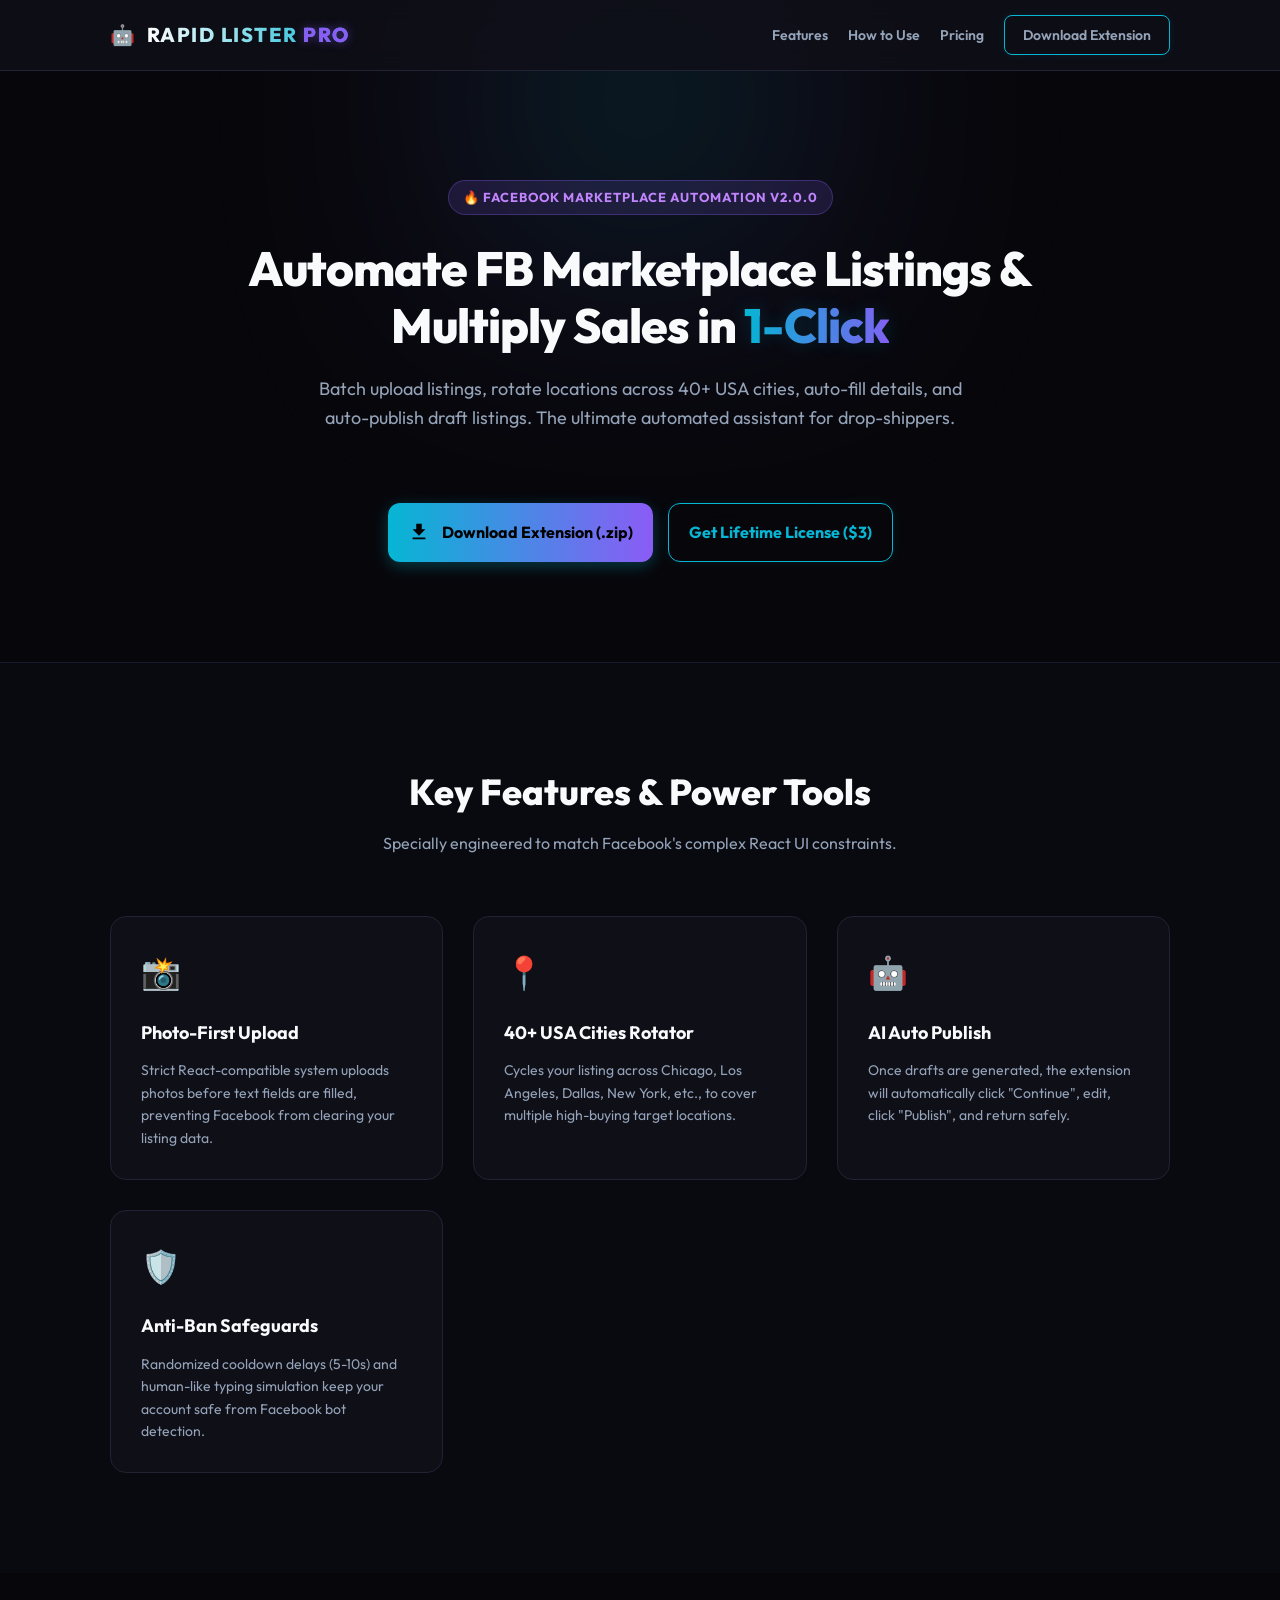
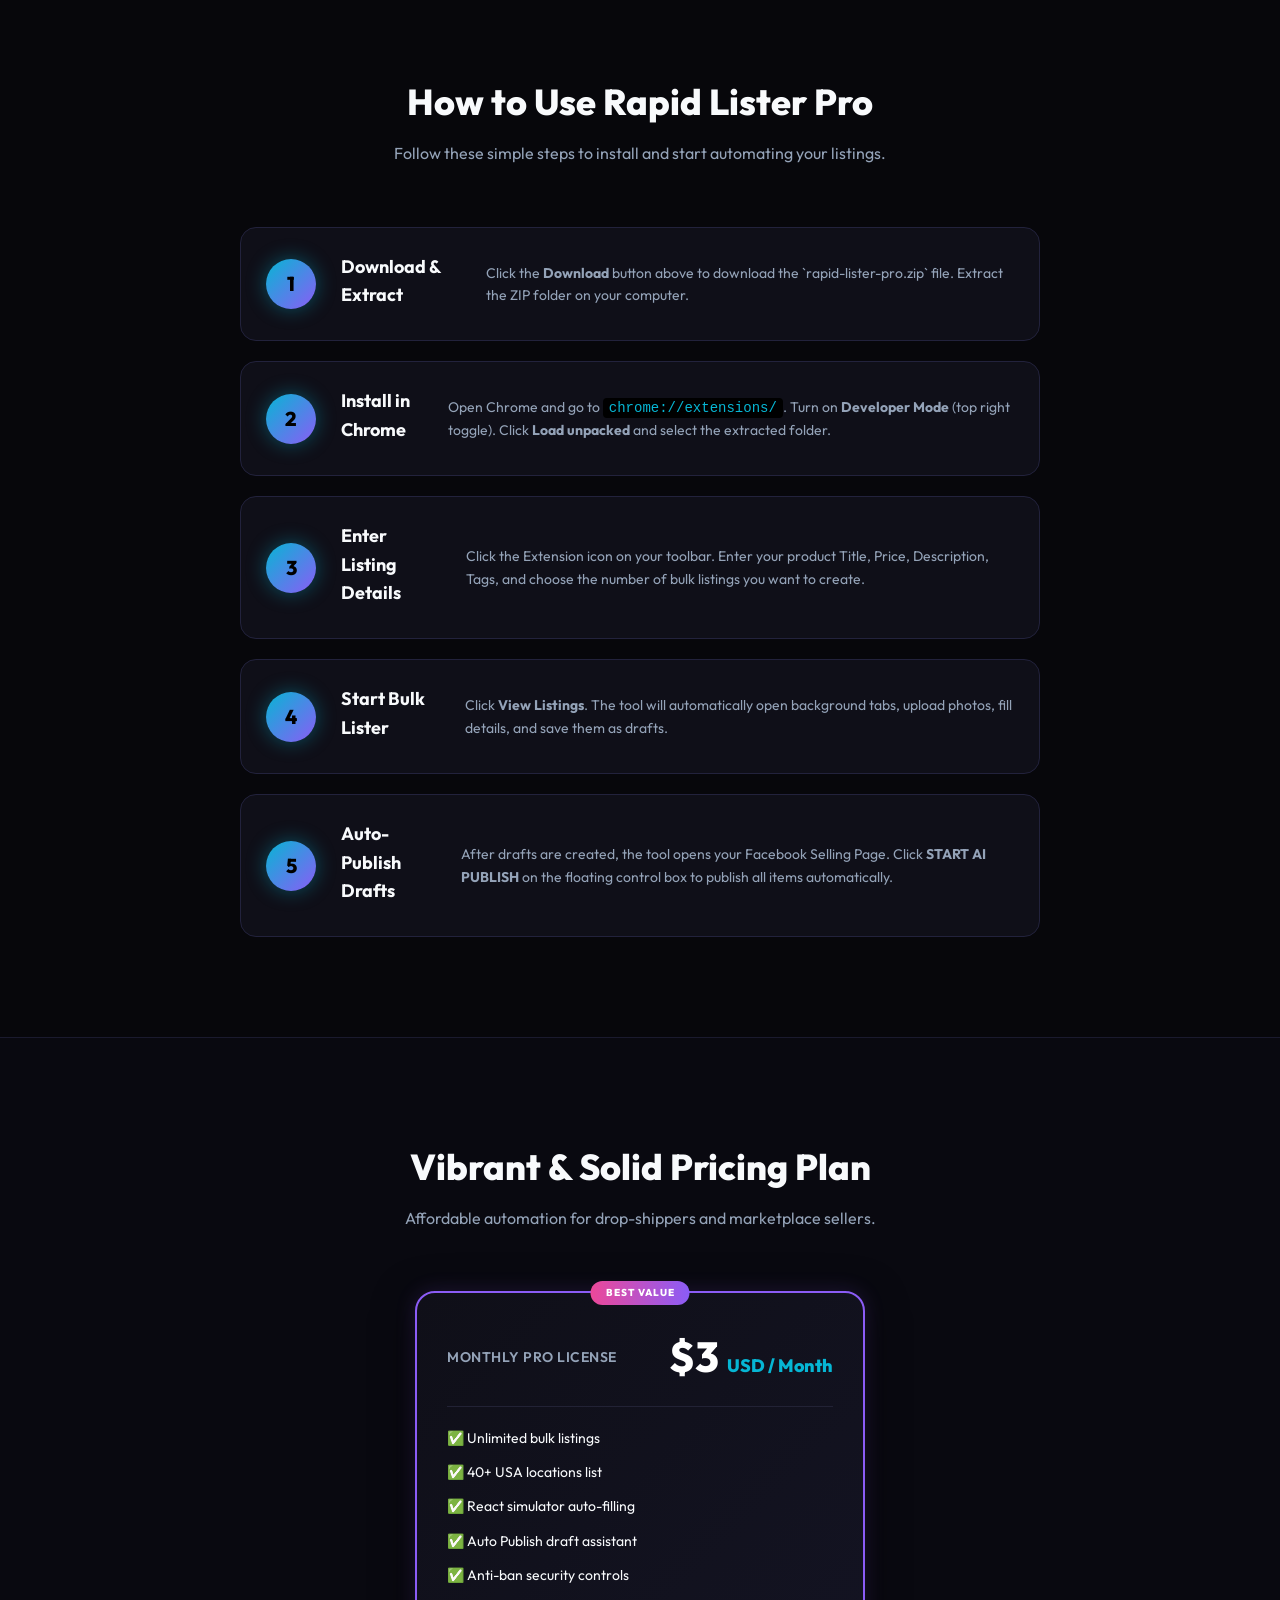
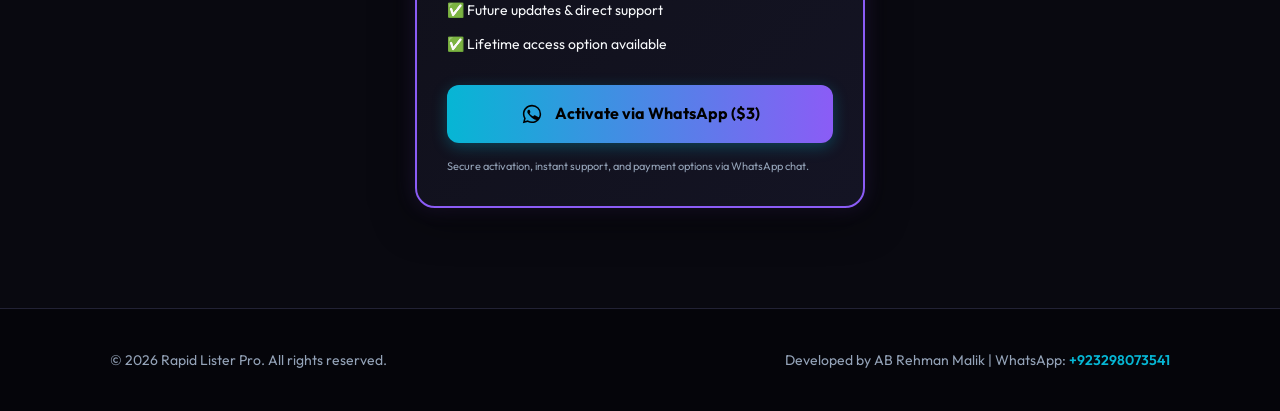
<file: index.html>
<!DOCTYPE html>
<html lang="en">
<head>
  <meta charset="UTF-8">
  <meta name="viewport" content="width=device-width, initial-scale=1.0">
  <title>Rapid Lister Pro - Facebook Marketplace Automation & Bulk Lister</title>
  <link rel="stylesheet" href="style.css">
  <link href="https://fonts.googleapis.com/css2?family=Outfit:wght@300;400;600;700;800&display=swap" rel="stylesheet">
</head>
<body>
  <!-- Navbar -->
  <nav class="navbar">
    <div class="nav-container">
      <div class="logo">
        <span class="logo-icon">🤖</span>
        <span class="logo-text">RAPID LISTER <span class="highlight">PRO</span></span>
      </div>
      <div class="nav-links">
        <a href="#features">Features</a>
        <a href="#how-to-use">How to Use</a>
        <a href="#pricing">Pricing</a>
        <a href="rapid-lister-pro.zip" download class="nav-btn">Download Extension</a>
      </div>
    </div>
  </nav>

  <!-- Hero Section -->
  <header class="hero">
    <div class="hero-glow"></div>
    <div class="container hero-content">
      <span class="badge">🔥 Facebook Marketplace Automation v2.0.0</span>
      <h1 class="hero-title">Automate FB Marketplace Listings & Multiply Sales in <span class="neon-text">1-Click</span></h1>
      <p class="hero-subtitle">Batch upload listings, rotate locations across 40+ USA cities, auto-fill details, and auto-publish draft listings. The ultimate automated assistant for drop-shippers.</p>
      
      <div class="hero-buttons">
        <a href="rapid-lister-pro.zip" download class="cta-btn btn-gradient">
          <svg viewBox="0 0 24 24" class="btn-icon"><path fill="currentColor" d="M5 20h14v-2H5v2zM19 9h-4V3H9v6H5l7 7 7-7z"/></svg>
          Download Extension (.zip)
        </a>
        <a href="https://wa.me/923298073541?text=Hi,%20I%20want%20to%20buy%20Rapid%20Lister%20Pro%20extension%20license." target="_blank" class="cta-btn btn-outline-cyan">
          Get Lifetime License ($3)
        </a>
      </div>
    </div>
  </header>

  <!-- Features Section -->
  <section id="features" class="features">
    <div class="container">
      <h2 class="section-title">Key Features & Power Tools</h2>
      <p class="section-subtitle">Specially engineered to match Facebook's complex React UI constraints.</p>
      
      <div class="grid">
        <div class="card">
          <div class="card-icon">📸</div>
          <h3>Photo-First Upload</h3>
          <p>Strict React-compatible system uploads photos before text fields are filled, preventing Facebook from clearing your listing data.</p>
        </div>
        <div class="card">
          <div class="card-icon">📍</div>
          <h3>40+ USA Cities Rotator</h3>
          <p>Cycles your listing across Chicago, Los Angeles, Dallas, New York, etc., to cover multiple high-buying target locations.</p>
        </div>
        <div class="card">
          <div class="card-icon">🤖</div>
          <h3>AI Auto Publish</h3>
          <p>Once drafts are generated, the extension will automatically click "Continue", edit, click "Publish", and return safely.</p>
        </div>
        <div class="card">
          <div class="card-icon">🛡️</div>
          <h3>Anti-Ban Safeguards</h3>
          <p>Randomized cooldown delays (5-10s) and human-like typing simulation keep your account safe from Facebook bot detection.</p>
        </div>
      </div>
    </div>
  </section>

  <!-- How to Use Section -->
  <section id="how-to-use" class="how-to-use">
    <div class="container">
      <h2 class="section-title">How to Use Rapid Lister Pro</h2>
      <p class="section-subtitle">Follow these simple steps to install and start automating your listings.</p>
      
      <div class="steps-timeline">
        <div class="step-card">
          <div class="step-num">1</div>
          <h3>Download & Extract</h3>
          <p>Click the <strong>Download</strong> button above to download the `rapid-lister-pro.zip` file. Extract the ZIP folder on your computer.</p>
        </div>
        
        <div class="step-card">
          <div class="step-num">2</div>
          <h3>Install in Chrome</h3>
          <p>Open Chrome and go to <code>chrome://extensions/</code>. Turn on <strong>Developer Mode</strong> (top right toggle). Click <strong>Load unpacked</strong> and select the extracted folder.</p>
        </div>
        
        <div class="step-card">
          <div class="step-num">3</div>
          <h3>Enter Listing Details</h3>
          <p>Click the Extension icon on your toolbar. Enter your product Title, Price, Description, Tags, and choose the number of bulk listings you want to create.</p>
        </div>
        
        <div class="step-card">
          <div class="step-num">4</div>
          <h3>Start Bulk Lister</h3>
          <p>Click <strong>View Listings</strong>. The tool will automatically open background tabs, upload photos, fill details, and save them as drafts.</p>
        </div>

        <div class="step-card">
          <div class="step-num">5</div>
          <h3>Auto-Publish Drafts</h3>
          <p>After drafts are created, the tool opens your Facebook Selling Page. Click <strong>START AI PUBLISH</strong> on the floating control box to publish all items automatically.</p>
        </div>
      </div>
    </div>
  </section>

  <!-- Pricing Section -->
  <section id="pricing" class="pricing">
    <div class="container">
      <h2 class="section-title">Vibrant & Solid Pricing Plan</h2>
      <p class="section-subtitle">Affordable automation for drop-shippers and marketplace sellers.</p>
      
      <div class="pricing-card-wrapper">
        <div class="price-card">
          <span class="popular-badge">BEST VALUE</span>
          <div class="price-header">
            <span class="price-label">Monthly Pro License</span>
            <div class="price-amount">$3 <span class="usd">USD / Month</span></div>
          </div>
          <ul class="price-features">
            <li>✅ Unlimited bulk listings</li>
            <li>✅ 40+ USA locations list</li>
            <li>✅ React simulator auto-filling</li>
            <li>✅ Auto Publish draft assistant</li>
            <li>✅ Anti-ban security controls</li>
            <li>✅ Future updates & direct support</li>
            <li>✅ Lifetime access option available</li>
          </ul>
          <a href="https://wa.me/923298073541?text=Hi,%20I%20want%20to%20buy%20Rapid%20Lister%20Pro%20extension%20for%20$3%20per%20month." target="_blank" class="cta-btn btn-gradient">
            <svg viewBox="0 0 24 24" class="btn-icon"><path fill="currentColor" d="M12.012 2c-5.506 0-9.989 4.478-9.99 9.984a9.96 9.96 0 0 0 1.333 4.993L2 22l5.233-1.371a9.936 9.936 0 0 0 4.773 1.226h.004c5.508 0 9.99-4.478 9.99-9.985a9.97 9.97 0 0 0-9.992-9.87M12.013 20.19a8.26 8.26 0 0 1-4.22-1.163l-.303-.18-3.137.82.835-3.059-.197-.314a8.267 8.267 0 0 1-1.267-4.309c.002-4.567 3.72-8.281 8.288-8.281 2.21 0 4.288.86 5.85 2.423a8.196 8.196 0 0 1 2.43 5.864c0 4.568-3.719 8.281-8.284 8.299m4.536-6.19c-.248-.124-1.47-.724-1.697-.807-.228-.083-.393-.124-.559.124-.166.248-.641.807-.786.972-.145.166-.29.186-.539.062a6.786 6.786 0 0 1-1.997-1.233c-.776-.692-1.3-1.547-1.452-1.81-.153-.263-.016-.405.108-.528.111-.112.248-.29.373-.435.124-.145.166-.248.248-.414.083-.166.04-.31-.02-.435-.062-.124-.559-1.347-.766-1.844-.202-.487-.406-.42-.559-.428-.145-.008-.31-.01-.476-.01a.916.916 0 0 0-.663.31c-.228.248-.87.849-.87 2.071 0 1.22 1.258 2.44 1.453 2.702.197.263 2.448 3.738 5.93 5.244.827.358 1.473.57 1.977.73.832.264 1.589.227 2.188.138.667-.1 1.47-.6 1.677-1.18.207-.58.207-1.077.145-1.18-.062-.104-.228-.166-.476-.29"/></svg>
            Activate via WhatsApp ($3)
          </a>
          <p class="payment-note">Secure activation, instant support, and payment options via WhatsApp chat.</p>
        </div>
      </div>
    </div>
  </section>

  <!-- Footer -->
  <footer class="footer">
    <div class="container footer-content">
      <p>&copy; 2026 Rapid Lister Pro. All rights reserved.</p>
      <p>Developed by <span class="highlight">AB Rehman Malik</span> | WhatsApp: <a href="https://wa.me/923298073541" target="_blank" class="link">+923298073541</a></p>
    </div>
  </footer>
</body>
</html>
</file>
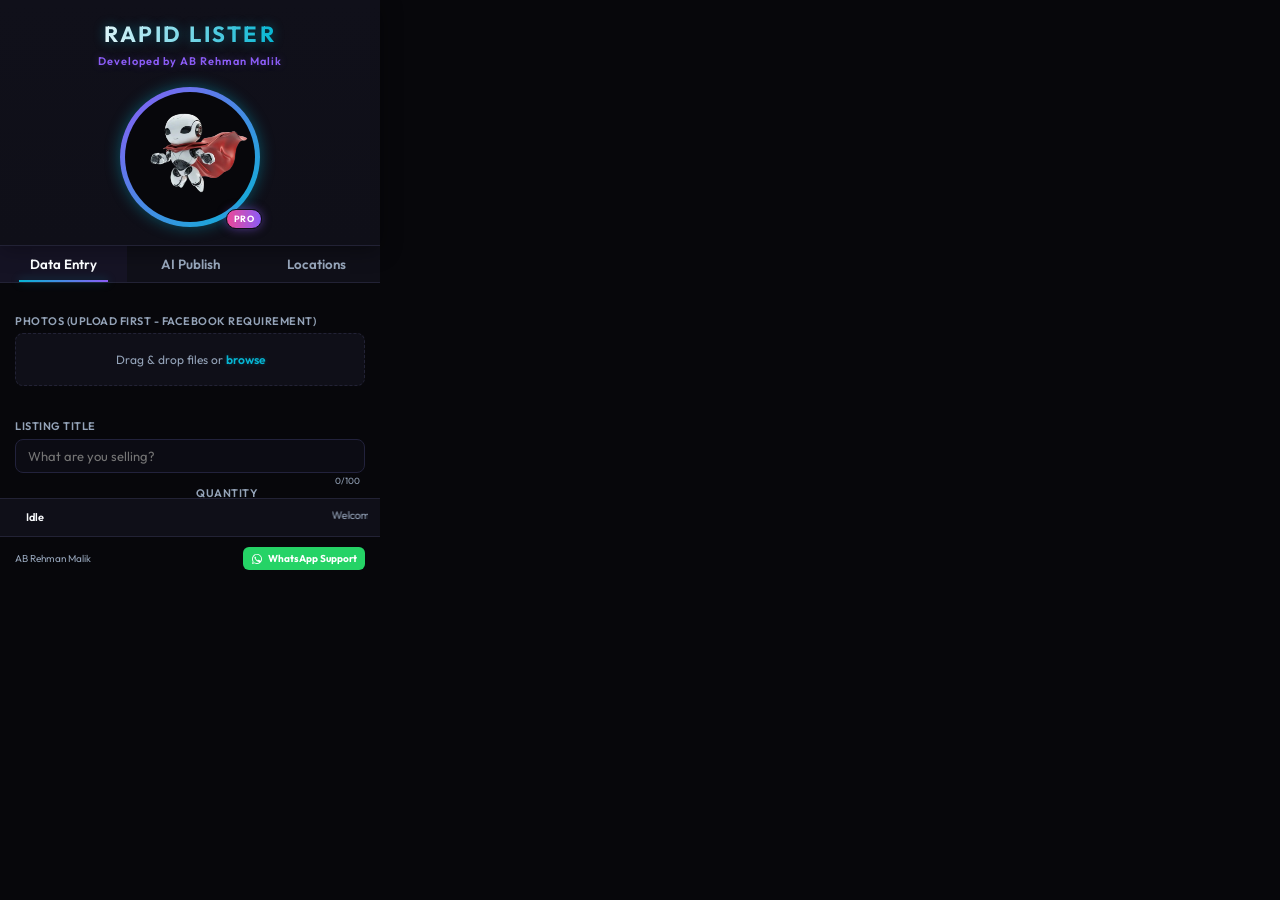
<file: popup.html>
<!DOCTYPE html>
<html lang="en">
<head>
  <meta charset="UTF-8">
  <meta name="viewport" content="width=device-width, initial-scale=1.0">
  <title>Rapid Lister Pro</title>
  <link rel="stylesheet" href="styles.css">
  <link href="https://fonts.googleapis.com/css2?family=Outfit:wght@300;400;600;700&display=swap" rel="stylesheet">
</head>
<body>
  <div class="extension-container">
    <!-- Brand Header -->
    <header class="brand-header">
      <div class="brand-text">
        <h1 class="brand-title">RAPID LISTER</h1>
        <p class="brand-subtitle">Developed by AB Rehman Malik</p>
      </div>
      <div class="avatar-container">
        <div class="avatar-ring">
          <img src="icon.png" alt="Logo" class="avatar-image">
        </div>
        <span class="pro-badge">PRO</span>
      </div>
    </header>

    <!-- Tabs Navigation -->
    <nav class="tabs-nav">
      <button class="tab-btn active" data-tab="data-entry">Data Entry</button>
      <button class="tab-btn" data-tab="ai-publish">AI Publish</button>
      <button class="tab-btn" data-tab="locations">Locations</button>
    </nav>

    <!-- Tab Contents -->
    <main class="tab-content-container">
      <!-- Data Entry Tab -->
      <section id="data-entry" class="tab-pane active">
        <!-- Image Upload Section -->
        <div class="form-group">
          <label>Photos (Upload first - Facebook Requirement)</label>
          <div class="drop-zone" id="image-dropzone">
            <span class="drop-zone-text">Drag & drop files or <span class="highlight">browse</span></span>
            <input type="file" id="image-input" multiple accept="image/*" class="file-input">
          </div>
          <div class="preview-grid" id="image-preview-grid"></div>
        </div>

        <div class="form-group">
          <label for="listing-title">Listing Title</label>
          <input type="text" id="listing-title" placeholder="What are you selling?" maxlength="100">
          <div class="char-count"><span id="title-char-count">0</span>/100</div>
        </div>

        <div class="form-row">
          <div class="form-group col">
            <label for="listing-price">Price</label>
            <div class="price-input-wrapper">
              <span class="currency-symbol">$</span>
              <input type="number" id="listing-price" placeholder="0">
            </div>
          </div>
          <div class="form-group col">
            <label for="listing-quantity">Quantity</label>
            <input type="number" id="listing-quantity" placeholder="1" min="1" value="1">
          </div>
        </div>

        <div class="form-group">
          <label for="listing-category">Category</label>
          <select id="listing-category">
            <option value="">Select Category</option>
            <option value="Tools">Tools</option>
            <option value="Furniture">Furniture</option>
            <option value="Household">Household</option>
            <option value="Garden">Garden</option>
            <option value="Appliances">Appliances</option>
            <option value="Video Games">Video Games</option>
            <option value="Books, Movies & Music">Books, Movies & Music</option>
            <option value="Bags & Luggage">Bags & Luggage</option>
            <option value="Clothing & Shoes">Clothing & Shoes</option>
            <option value="Jewelry & Accessories">Jewelry & Accessories</option>
            <option value="Health & Beauty">Health & Beauty</option>
            <option value="Pet Supplies">Pet Supplies</option>
            <option value="Baby & Kids">Baby & Kids</option>
            <option value="Toys & Games">Toys & Games</option>
            <option value="Electronics & Computers">Electronics & Computers</option>
            <option value="Mobile Phones">Mobile Phones</option>
            <option value="Bicycles">Bicycles</option>
            <option value="Auto Parts">Auto Parts</option>
            <option value="Sports & Outdoors">Sports & Outdoors</option>
            <option value="Musical Instruments">Musical Instruments</option>
            <option value="Antiques & Collectibles">Antiques & Collectibles</option>
            <option value="Garage Sale">Garage Sale</option>
            <option value="Miscellaneous">Miscellaneous</option>
          </select>
        </div>

        <div class="form-row">
          <div class="form-group col">
            <label for="listing-condition">Condition</label>
            <select id="listing-condition">
              <option value="New">New</option>
              <option value="Used - Like New">Used - Like New</option>
              <option value="Used - Very Good">Used - Very Good</option>
              <option value="Used - Good">Used - Good</option>
              <option value="Used - Fair">Used - Fair</option>
            </select>
          </div>
          <div class="form-group col">
            <label for="listing-availability">Availability</label>
            <select id="listing-availability">
              <option value="List as single item">List as single item</option>
              <option value="List as in stock">List as in stock</option>
            </select>
          </div>
        </div>

        <div class="form-group">
          <label for="listing-description">Description</label>
          <textarea id="listing-description" placeholder="Describe your item details..." maxlength="5000"></textarea>
          <div class="char-count"><span id="desc-char-count">0</span>/5000</div>
        </div>

        <div class="form-group">
          <label for="listing-tags">Product Tags (comma separated)</label>
          <input type="text" id="listing-tags" placeholder="e.g. vintage, electronics, wooden">
        </div>

        <div class="form-group">
          <label for="num-listings">Number of Listings (Batch system)</label>
          <input type="number" id="num-listings" value="1" min="1" max="100">
        </div>

        <div class="action-buttons">
          <button id="save-data-btn" class="btn btn-gradient">Store Details</button>
          <button id="start-listing-btn" class="btn btn-outline-cyan">View Listings</button>
          <button id="clear-all-btn" class="btn btn-outline-red">Reset Form</button>
        </div>
      </section>

      <!-- AI Publish Tab -->
      <section id="ai-publish" class="tab-pane">
        <div class="pane-header">
          <h3>AI Auto Publish</h3>
          <span class="ai-badge">🤖 AI</span>
        </div>
        <p class="section-desc">Automatically detect &amp; publish ALL your saved Facebook Marketplace drafts in the background — no tab switching needed!</p>

        <!-- Status Box -->
        <div class="ai-status-box">
          <span class="ai-status-label">Status:</span>
          <span id="popup-status-text">Idle — click Start to begin</span>
        </div>

        <!-- Progress Bar -->
        <div class="ai-progress-wrap">
          <div class="ai-progress-labels">
            <span>Published</span>
            <span id="popup-progress-counter">0 / 0</span>
          </div>
          <div class="ai-progress-track">
            <div id="popup-progress-bar"></div>
          </div>
        </div>

        <!-- Buttons -->
        <div class="action-buttons" style="margin-top: 16px;">
          <button id="start-ai-publish-btn" class="btn btn-gradient">▶&nbsp; Start AI Publish</button>
          <button id="stop-ai-publish-btn" class="btn btn-outline-red">■&nbsp; Stop</button>
        </div>

        <!-- Info Box -->
        <div class="ai-info-box">
          <p>ℹ️ The extension will open each draft in the background, click <strong>Next</strong> then <strong>Publish</strong> automatically. Make sure you have saved drafts on Facebook Marketplace first.</p>
        </div>
      </section>

      <!-- Locations Tab -->
      <section id="locations" class="tab-pane">
        <h3>Bulk Location Rotation</h3>
        <p class="section-desc">Enter locations (one per line) to cycle through during listing.</p>
        <div class="form-group">
          <label for="custom-locations-text">Rotating Locations List (One per line)</label>
          <textarea id="custom-locations-text" placeholder="e.g.&#10;New York, NY&#10;Los Angeles, CA&#10;Chicago, IL" style="width: 100%; height: 180px; background: #0f0f18; border: 1px solid #1e1e30; color: #f1f5f9; padding: 10px; border-radius: 8px; font-family: inherit; resize: vertical;"></textarea>
        </div>
        <button id="save-locations-btn" class="btn btn-gradient" style="width: 100%;">Save Locations List</button>
      </section>
    </main>

    <!-- Status Bar -->
    <div class="status-bar">
      <div class="status-indicator">
        <span class="pulsing-dot" id="status-dot"></span>
        <span id="status-text">Idle</span>
      </div>
      <div class="status-message-wrapper">
        <marquee scrollamount="3" id="status-msg">Welcome to Rapid Lister Pro v2.0.0. Enter details to begin.</marquee>
      </div>
    </div>

    <!-- Footer -->
    <footer class="footer">
      <div class="footer-dev">AB Rehman Malik</div>
      <a href="https://wa.me/923298073541" target="_blank" class="whatsapp-btn">
        <svg viewBox="0 0 24 24" class="whatsapp-icon"><path fill="currentColor" d="M12.012 2c-5.506 0-9.989 4.478-9.99 9.984a9.96 9.96 0 0 0 1.333 4.993L2 22l5.233-1.371a9.936 9.936 0 0 0 4.773 1.226h.004c5.508 0 9.99-4.478 9.99-9.985a9.97 9.97 0 0 0-9.992-9.87M12.013 20.19a8.26 8.26 0 0 1-4.22-1.163l-.303-.18-3.137.82.835-3.059-.197-.314a8.267 8.267 0 0 1-1.267-4.309c.002-4.567 3.72-8.281 8.288-8.281 2.21 0 4.288.86 5.85 2.423a8.196 8.196 0 0 1 2.43 5.864c0 4.568-3.719 8.281-8.284 8.299m4.536-6.19c-.248-.124-1.47-.724-1.697-.807-.228-.083-.393-.124-.559.124-.166.248-.641.807-.786.972-.145.166-.29.186-.539.062a6.786 6.786 0 0 1-1.997-1.233c-.776-.692-1.3-1.547-1.452-1.81-.153-.263-.016-.405.108-.528.111-.112.248-.29.373-.435.124-.145.166-.248.248-.414.083-.166.04-.31-.02-.435-.062-.124-.559-1.347-.766-1.844-.202-.487-.406-.42-.559-.428-.145-.008-.31-.01-.476-.01a.916.916 0 0 0-.663.31c-.228.248-.87.849-.87 2.071 0 1.22 1.258 2.44 1.453 2.702.197.263 2.448 3.738 5.93 5.244.827.358 1.473.57 1.977.73.832.264 1.589.227 2.188.138.667-.1 1.47-.6 1.677-1.18.207-.58.207-1.077.145-1.18-.062-.104-.228-.166-.476-.29"/></svg>
        WhatsApp Support
      </a>
    </footer>
  </div>

  <script src="popup.js"></script>
</body>
</html>
</file>
<file: style.css>
/* Theme Settings */
:root {
  --bg-dark: #07070b;
  --bg-card: #0f0f18;
  --bg-input: #151522;
  --text-primary: #f8fafc;
  --text-muted: #94a3b8;
  --neon-violet: #8b5cf6;
  --neon-cyan: #06b6d4;
  --neon-cyan-glow: 0 0 20px rgba(6, 182, 212, 0.4);
}

* {
  box-sizing: border-box;
  margin: 0;
  padding: 0;
}

body {
  background-color: var(--bg-dark);
  color: var(--text-primary);
  font-family: 'Outfit', sans-serif;
  line-height: 1.6;
  overflow-x: hidden;
}

.container {
  max-width: 1100px;
  margin: 0 auto;
  padding: 0 20px;
}

/* Navbar */
.navbar {
  background-color: rgba(15, 15, 24, 0.8);
  backdrop-filter: blur(12px);
  border-bottom: 1px solid #222235;
  position: fixed;
  top: 0;
  left: 0;
  width: 100%;
  z-index: 1000;
  padding: 15px 0;
}

.nav-container {
  display: flex;
  justify-content: space-between;
  align-items: center;
  max-width: 1100px;
  margin: 0 auto;
  padding: 0 20px;
}

.logo {
  display: flex;
  align-items: center;
  gap: 10px;
  font-size: 20px;
  font-weight: 800;
  letter-spacing: 1.5px;
}

.logo-text {
  background: linear-gradient(90deg, #fff, var(--neon-cyan));
  -webkit-background-clip: text;
  -webkit-text-fill-color: transparent;
}

.logo .highlight {
  color: var(--neon-violet);
  -webkit-text-fill-color: initial;
  text-shadow: 0 0 10px rgba(139, 92, 246, 0.5);
}

.nav-btn {
  background: transparent;
  border: 1px solid var(--neon-cyan);
  color: var(--neon-cyan);
  padding: 8px 18px;
  border-radius: 8px;
  text-decoration: none;
  font-weight: 600;
  font-size: 14px;
  transition: all 0.3s ease;
  box-shadow: 0 0 10px rgba(6, 182, 212, 0.1);
}

.nav-btn:hover {
  background-color: var(--neon-cyan);
  color: #000;
  box-shadow: var(--neon-cyan-glow);
}

/* Hero Section */
.hero {
  position: relative;
  padding: 180px 0 100px;
  overflow: hidden;
  text-align: center;
}

.hero-glow {
  position: absolute;
  top: -200px;
  left: 50%;
  transform: translateX(-50%);
  width: 600px;
  height: 600px;
  background: radial-gradient(circle, rgba(6, 182, 212, 0.15) 0%, rgba(139, 92, 246, 0.05) 50%, transparent 100%);
  z-index: 0;
  filter: blur(80px);
}

.hero-content {
  position: relative;
  z-index: 1;
  display: flex;
  flex-direction: column;
  align-items: center;
}

.badge {
  font-size: 13px;
  font-weight: 700;
  background: rgba(139, 92, 246, 0.15);
  border: 1px solid rgba(139, 92, 246, 0.3);
  color: #c084fc;
  padding: 6px 14px;
  border-radius: 50px;
  margin-bottom: 25px;
  display: inline-block;
  text-transform: uppercase;
  letter-spacing: 1px;
}

.hero-title {
  font-size: 48px;
  font-weight: 800;
  line-height: 1.2;
  letter-spacing: -1px;
  margin-bottom: 20px;
  max-width: 800px;
}

.neon-text {
  background: linear-gradient(90deg, var(--neon-cyan), var(--neon-violet));
  -webkit-background-clip: text;
  -webkit-text-fill-color: transparent;
  text-shadow: 0 0 20px rgba(6, 182, 212, 0.2);
}

.hero-subtitle {
  font-size: 18px;
  color: var(--text-muted);
  max-width: 650px;
  margin-bottom: 40px;
}

/* Price Card */
.price-card {
  background: linear-gradient(135deg, var(--bg-card), #141424);
  border: 2px solid var(--neon-cyan);
  border-radius: 20px;
  padding: 30px;
  max-width: 450px;
  width: 100%;
  box-shadow: 0 10px 40px rgba(0, 0, 0, 0.5), var(--neon-cyan-glow);
}

.price-header {
  display: flex;
  justify-content: space-between;
  align-items: center;
  margin-bottom: 20px;
  border-bottom: 1px solid #222235;
  padding-bottom: 15px;
}

.price-label {
  font-size: 14px;
  color: var(--text-muted);
  font-weight: 600;
  text-transform: uppercase;
  letter-spacing: 0.5px;
}

.price-amount {
  font-size: 42px;
  font-weight: 800;
  color: #fff;
}

.price-amount .usd {
  font-size: 18px;
  color: var(--neon-cyan);
}

.cta-btn {
  display: flex;
  align-items: center;
  justify-content: center;
  gap: 12px;
  padding: 16px 20px;
  border-radius: 12px;
  font-weight: 700;
  text-decoration: none;
  font-size: 16px;
  transition: all 0.3s ease;
  cursor: pointer;
}

.btn-gradient {
  background: linear-gradient(90deg, var(--neon-cyan), var(--neon-violet));
  color: #000;
  box-shadow: 0 4px 15px rgba(6, 182, 212, 0.3);
}

.btn-gradient:hover {
  transform: translateY(-2px);
  box-shadow: 0 6px 20px rgba(139, 92, 246, 0.5);
}

.btn-icon {
  width: 22px;
  height: 22px;
}

.payment-note {
  font-size: 11px;
  color: var(--text-muted);
  margin-top: 15px;
}

/* Features Section */
.features {
  padding: 100px 0;
  background-color: #090910;
  border-top: 1px solid #1a1a2e;
}

.section-title {
  font-size: 36px;
  font-weight: 800;
  text-align: center;
  margin-bottom: 10px;
}

.section-subtitle {
  font-size: 16px;
  color: var(--text-muted);
  text-align: center;
  margin-bottom: 60px;
}

.grid {
  display: grid;
  grid-template-columns: repeat(auto-fit, minmax(250px, 1fr));
  gap: 30px;
}

.card {
  background-color: var(--bg-card);
  border: 1px solid #222235;
  border-radius: 16px;
  padding: 30px;
  transition: all 0.3s ease;
}

.card:hover {
  transform: translateY(-5px);
  border-color: var(--neon-cyan);
  box-shadow: 0 8px 30px rgba(6, 182, 212, 0.1);
}

.card-icon {
  font-size: 32px;
  margin-bottom: 20px;
}

.card h3 {
  font-size: 18px;
  font-weight: 700;
  margin-bottom: 12px;
}

.card p {
  font-size: 14px;
  color: var(--text-muted);
}

/* Benefits Section */
.benefits {
  padding: 100px 0;
  border-top: 1px solid #1a1a2e;
}

.benefit-row {
  display: flex;
  align-items: center;
  gap: 60px;
  flex-wrap: wrap;
}

.benefit-text {
  flex: 1 1 500px;
}

.benefit-text h2 {
  font-size: 36px;
  font-weight: 800;
  margin-bottom: 30px;
}

.benefit-text ul {
  list-style: none;
}

.benefit-text li {
  margin-bottom: 20px;
  font-size: 15px;
  position: relative;
  padding-left: 24px;
}

.benefit-text li::before {
  content: '✓';
  position: absolute;
  left: 0;
  top: 0;
  color: var(--neon-cyan);
  font-weight: 700;
}

.benefit-stat-box {
  flex: 1 1 300px;
  display: flex;
  gap: 20px;
}

.stat-item {
  flex: 1;
  background-color: var(--bg-card);
  border: 1px solid #222235;
  border-radius: 16px;
  padding: 40px 20px;
  text-align: center;
}

.stat-number {
  font-size: 48px;
  font-weight: 800;
  color: var(--neon-violet);
  text-shadow: 0 0 10px rgba(139, 92, 246, 0.3);
  margin-bottom: 10px;
}

.stat-label {
  font-size: 13px;
  color: var(--text-muted);
  font-weight: 600;
  text-transform: uppercase;
}

/* Footer */
.footer {
  background-color: #05050a;
  border-top: 1px solid #222235;
  padding: 40px 0;
  font-size: 14px;
}

.footer-content {
  display: flex;
  justify-content: space-between;
  align-items: center;
  flex-wrap: wrap;
  gap: 20px;
}

.footer-content p {
  color: var(--text-muted);
}

.footer-content .link {
  color: var(--neon-cyan);
  text-decoration: none;
  font-weight: 600;
}

.footer-content .link:hover {
  text-decoration: underline;
}

/* Mobile responsive */
@media(max-width: 768px) {
  .hero-title {
    font-size: 36px;
  }
  .benefit-row {
    flex-direction: column;
    gap: 40px;
  }
  .footer-content {
    flex-direction: column;
    text-align: center;
  }
}

/* New Custom Page Sections Style rules */
.nav-links {
  display: flex;
  align-items: center;
  gap: 20px;
}

.nav-links a {
  color: var(--text-muted);
  text-decoration: none;
  font-size: 14px;
  font-weight: 600;
  transition: color 0.3s;
}

.nav-links a:hover {
  color: var(--neon-cyan);
}

.hero-buttons {
  display: flex;
  gap: 15px;
  margin-top: 30px;
  flex-wrap: wrap;
  justify-content: center;
}

.cta-btn.btn-outline-cyan {
  background: transparent;
  border: 1px solid var(--neon-cyan);
  color: var(--neon-cyan);
  box-shadow: 0 0 10px rgba(6, 182, 212, 0.1);
}

.cta-btn.btn-outline-cyan:hover {
  background-color: rgba(6, 182, 212, 0.1);
  box-shadow: var(--neon-cyan-glow);
}

/* Timeline / How to Use */
.how-to-use {
  padding: 100px 0;
  background-color: var(--bg-dark);
}

.steps-timeline {
  display: flex;
  flex-direction: column;
  gap: 20px;
  max-width: 800px;
  margin: 0 auto;
}

.step-card {
  display: flex;
  align-items: center;
  gap: 25px;
  background-color: var(--bg-card);
  border: 1.5px solid #22223c;
  border-radius: 16px;
  padding: 25px;
  position: relative;
  transition: border-color 0.3s, box-shadow 0.3s;
}

.step-card:hover {
  border-color: var(--neon-violet);
  box-shadow: 0 0 20px rgba(139, 92, 246, 0.15);
}

.step-num {
  width: 50px;
  height: 50px;
  min-width: 50px;
  border-radius: 50%;
  background: linear-gradient(135deg, var(--neon-cyan), var(--neon-violet));
  color: #000;
  font-size: 20px;
  font-weight: 800;
  display: flex;
  align-items: center;
  justify-content: center;
  box-shadow: var(--neon-cyan-glow);
}

.step-card h3 {
  font-size: 18px;
  font-weight: 700;
  margin-bottom: 5px;
}

.step-card p {
  font-size: 14px;
  color: var(--text-muted);
}

.step-card code {
  background-color: #000;
  padding: 2px 6px;
  border-radius: 4px;
  color: var(--neon-cyan);
  font-family: monospace;
}

/* Pricing Section */
.pricing {
  padding: 100px 0;
  background-color: #090910;
  border-top: 1px solid #1a1a2e;
}

.pricing-card-wrapper {
  display: flex;
  justify-content: center;
  margin-top: 40px;
}

.pricing-card-wrapper .price-card {
  position: relative;
  border: 2px solid var(--neon-violet);
  box-shadow: 0 10px 40px rgba(0, 0, 0, 0.5), 0 0 20px rgba(139, 92, 246, 0.2);
}

.popular-badge {
  position: absolute;
  top: -12px;
  left: 50%;
  transform: translateX(-50%);
  background: linear-gradient(90deg, #ec4899, var(--neon-violet));
  color: #fff;
  font-size: 10px;
  font-weight: 800;
  padding: 4px 15px;
  border-radius: 20px;
  letter-spacing: 1px;
}

.price-features {
  list-style: none;
  margin-bottom: 30px;
  text-align: left;
}

.price-features li {
  font-size: 14px;
  color: var(--text-primary);
  margin-bottom: 12px;
  display: flex;
  align-items: center;
}

@media(max-width: 768px) {
  .step-card {
    flex-direction: column;
    text-align: center;
    padding: 20px;
  }
  .nav-links {
    display: none; /* Hide standard links on mobile simple view */
  }
}
</file>
<file: styles.css>
/* Root Styling & Theme Setup */
:root {
  --bg-darker: #07070b;
  --bg-card: #0f0f18;
  --bg-input: #151522;
  --text-primary: #f8fafc;
  --text-muted: #94a3b8;
  --neon-violet: #8b5cf6;
  --neon-cyan: #06b6d4;
  --danger-red: #ef4444;
  --border-color: #222235;
  --neon-violet-glow: 0 0 10px rgba(139, 92, 246, 0.4);
  --neon-cyan-glow: 0 0 10px rgba(6, 182, 212, 0.4);
}

* {
  box-sizing: border-box;
  margin: 0;
  padding: 0;
}

body {
  width: 380px;
  background-color: var(--bg-darker);
  color: var(--text-primary);
  font-family: 'Outfit', -apple-system, BlinkMacSystemFont, sans-serif;
  font-size: 14px;
  line-height: 1.5;
  overflow-x: hidden;
  height: 580px;
}

/* Scrollbars */
::-webkit-scrollbar {
  width: 6px;
}
::-webkit-scrollbar-track {
  background: var(--bg-darker);
}
::-webkit-scrollbar-thumb {
  background: var(--border-color);
  border-radius: 3px;
}
::-webkit-scrollbar-thumb:hover {
  background: var(--neon-cyan);
}

.extension-container {
  display: flex;
  flex-direction: column;
  height: 100%;
}

/* Header */
.brand-header {
  display: flex;
  flex-direction: column;
  align-items: center;
  text-align: center;
  gap: 12px;
  padding: 18px 15px;
  background: linear-gradient(180deg, #10101a 0%, var(--bg-card) 100%);
  border-bottom: 1px solid var(--border-color);
  position: relative;
  overflow: hidden;
  box-shadow: 0 4px 20px rgba(0, 0, 0, 0.4);
}

.avatar-container {
  position: relative;
  margin-top: 5px;
}

.avatar-ring {
  width: 140px;
  height: 140px;
  border-radius: 50%;
  padding: 5px;
  background: linear-gradient(135deg, var(--neon-violet), var(--neon-cyan));
  box-shadow: 0 0 15px rgba(6, 182, 212, 0.4);
  display: flex;
  align-items: center;
  justify-content: center;
  animation: rotateGlow 10s linear infinite;
}

.avatar-image {
  width: 100%;
  height: 100%;
  border-radius: 50%;
  background-color: var(--bg-darker);
  object-fit: contain;
  padding: 2px;
}

.pro-badge {
  position: absolute;
  bottom: -2px;
  right: -2px;
  background: linear-gradient(90deg, #ec4899, var(--neon-violet));
  color: #fff;
  font-size: 9px;
  font-weight: 700;
  padding: 2px 7px;
  border-radius: 12px;
  border: 1px solid var(--bg-card);
  letter-spacing: 0.5px;
  box-shadow: 0 0 10px rgba(139, 92, 246, 0.5);
}

.brand-text {
  display: flex;
  flex-direction: column;
  align-items: center;
  gap: 2px;
}

.brand-title {
  font-size: 22px;
  font-weight: 700;
  letter-spacing: 2.5px;
  background: linear-gradient(90deg, #fff, var(--neon-cyan));
  -webkit-background-clip: text;
  -webkit-text-fill-color: transparent;
  text-shadow: 0 0 12px rgba(6, 182, 212, 0.4);
}

.brand-subtitle {
  font-size: 11px;
  color: var(--neon-violet);
  font-weight: 600;
  letter-spacing: 1px;
  text-shadow: 0 0 8px rgba(139, 92, 246, 0.3);
}

/* Navigation Tabs */
.tabs-nav {
  display: flex;
  background-color: var(--bg-card);
  border-bottom: 1px solid var(--border-color);
}

.tab-btn {
  flex: 1;
  padding: 10px 0;
  background: none;
  border: none;
  color: var(--text-muted);
  font-family: inherit;
  font-weight: 600;
  cursor: pointer;
  transition: all 0.3s ease;
  position: relative;
}

.tab-btn:hover {
  color: var(--neon-cyan);
}

.tab-btn.active {
  color: var(--text-primary);
  background: rgba(139, 92, 246, 0.05);
}

.tab-btn.active::after {
  content: '';
  position: absolute;
  bottom: 0;
  left: 15%;
  width: 70%;
  height: 2px;
  background: linear-gradient(90deg, var(--neon-cyan), var(--neon-violet));
  box-shadow: var(--neon-cyan-glow);
}

/* Tab Content */
.tab-content-container {
  flex: 1;
  overflow-y: auto;
  padding: 15px;
}

#data-entry .form-group:first-of-type {
  margin-top: 15px;
  margin-bottom: 22px;
}

.tab-pane {
  display: none;
}

.tab-pane.active {
  display: block;
}

/* Form Styles */
.form-group {
  margin-bottom: 12px;
  position: relative;
}

.form-row {
  display: flex;
  gap: 12px;
}

.col {
  flex: 1;
}

label {
  display: block;
  font-size: 11px;
  color: var(--text-muted);
  margin-bottom: 4px;
  text-transform: uppercase;
  letter-spacing: 0.5px;
  font-weight: 600;
}

input, select, textarea {
  width: 100%;
  background-color: #0c0c14;
  border: 1.5px solid #22223c;
  border-radius: 8px;
  color: var(--text-primary);
  padding: 8px 12px;
  font-family: inherit;
  font-size: 13px;
  transition: all 0.25s ease;
}

input:focus, select:focus, textarea:focus {
  outline: none;
  border-color: var(--neon-cyan);
  box-shadow: 0 0 10px rgba(6, 182, 212, 0.3);
  background-color: #111120;
}

textarea {
  height: 70px;
  resize: none;
}

.price-input-wrapper {
  position: relative;
}

.currency-symbol {
  position: absolute;
  left: 10px;
  top: 50%;
  transform: translateY(-50%);
  color: var(--text-muted);
  font-size: 13px;
}

.price-input-wrapper input {
  padding-left: 24px;
}

.char-count {
  position: absolute;
  right: 5px;
  bottom: -15px;
  font-size: 9px;
  color: var(--text-muted);
}

/* Drag & Drop */
.drop-zone {
  border: 1px dashed var(--border-color);
  border-radius: 8px;
  padding: 15px;
  text-align: center;
  background-color: var(--bg-card);
  cursor: pointer;
  transition: all 0.3s ease;
}

.drop-zone.dragover {
  border-color: var(--neon-cyan);
  background-color: rgba(6, 182, 212, 0.05);
}

.drop-zone-text {
  font-size: 12px;
  color: var(--text-muted);
}

.drop-zone-text .highlight {
  color: var(--neon-cyan);
  text-shadow: 0 0 5px rgba(6, 182, 212, 0.25);
  font-weight: 600;
}

.file-input {
  display: none;
}

.preview-grid {
  display: grid;
  grid-template-columns: repeat(4, 1fr);
  gap: 8px;
  margin-top: 10px;
}

.preview-item {
  position: relative;
  aspect-ratio: 1;
  border-radius: 6px;
  overflow: hidden;
  border: 1px solid var(--border-color);
}

.preview-item img {
  width: 100%;
  height: 100%;
  object-fit: cover;
}

.delete-img-btn {
  position: absolute;
  top: 2px;
  right: 2px;
  width: 16px;
  height: 16px;
  background-color: rgba(0, 0, 0, 0.7);
  border: none;
  border-radius: 50%;
  color: #fff;
  font-size: 12px;
  display: flex;
  align-items: center;
  justify-content: center;
  cursor: pointer;
}

.delete-img-btn:hover {
  background-color: var(--danger-red);
}

/* Buttons */
.action-buttons {
  display: flex;
  flex-direction: column;
  gap: 8px;
  margin-top: 20px;
}

.btn {
  padding: 10px 15px;
  border: none;
  border-radius: 8px;
  font-family: inherit;
  font-weight: 700;
  cursor: pointer;
  text-align: center;
  transition: all 0.2s ease;
  font-size: 12px;
  text-transform: uppercase;
  letter-spacing: 0.5px;
}

.btn-gradient {
  background: linear-gradient(90deg, var(--neon-cyan), var(--neon-violet));
  color: #000;
  box-shadow: var(--neon-cyan-glow);
}

.btn-gradient:hover {
  opacity: 0.9;
  box-shadow: 0 0 15px rgba(139, 92, 246, 0.6);
}

.btn-outline-cyan {
  background: transparent;
  border: 1px solid var(--neon-cyan);
  color: var(--neon-cyan);
}

.btn-outline-cyan:hover {
  background: rgba(6, 182, 212, 0.08);
  box-shadow: var(--neon-cyan-glow);
}

.btn-outline-red {
  background: transparent;
  border: 1px solid var(--danger-red);
  color: var(--danger-red);
}

.btn-outline-red:hover {
  background: rgba(239, 68, 68, 0.08);
  box-shadow: 0 0 8px rgba(239, 68, 68, 0.3);
}

.btn-sm {
  padding: 5px 10px;
  font-size: 10px;
}

/* Pane Header & Empty States */
.pane-header {
  display: flex;
  justify-content: space-between;
  align-items: center;
  margin-bottom: 12px;
}

.section-desc {
  font-size: 11px;
  color: var(--text-muted);
  margin-bottom: 15px;
}

.empty-state {
  text-align: center;
  padding: 30px 10px;
  color: var(--text-muted);
  font-size: 12px;
  border: 1px dashed var(--border-color);
  border-radius: 8px;
}

/* Drafts List */
.drafts-list {
  list-style: none;
}

.draft-item {
  display: flex;
  justify-content: space-between;
  align-items: center;
  padding: 10px;
  background-color: var(--bg-card);
  border: 1px solid var(--border-color);
  border-radius: 8px;
  margin-bottom: 8px;
}

.draft-title {
  font-weight: 600;
  font-size: 13px;
}

.draft-meta {
  font-size: 10px;
  color: var(--text-muted);
}

/* Locations Tab CSS */
.locations-preview {
  margin-top: 15px;
}

.locations-preview h4 {
  font-size: 11px;
  color: var(--text-muted);
  margin-bottom: 8px;
  text-transform: uppercase;
}

.locations-tags {
  display: flex;
  flex-wrap: wrap;
  gap: 6px;
  max-height: 180px;
  overflow-y: auto;
  padding: 5px;
  background-color: var(--bg-card);
  border: 1px solid var(--border-color);
  border-radius: 8px;
}

.location-tag {
  font-size: 10px;
  background: var(--bg-input);
  border: 1px solid var(--border-color);
  border-radius: 4px;
  padding: 2px 6px;
  color: var(--text-primary);
}

/* Status Bar */
.status-bar {
  background-color: var(--bg-card);
  border-top: 1px solid var(--border-color);
  padding: 8px 12px;
  display: flex;
  align-items: center;
  gap: 15px;
  font-size: 11px;
}

.status-indicator {
  display: flex;
  align-items: center;
  gap: 6px;
  font-weight: 600;
  min-width: 65px;
}

.pulsing-dot {
  width: 8px;
  height: 8px;
  border-radius: 50%;
}

.pulsing-dot.idle {
  background-color: var(--text-muted);
  box-shadow: 0 0 5px var(--text-muted);
}

.pulsing-dot.running {
  background-color: var(--neon-cyan);
  box-shadow: var(--neon-cyan-glow);
  animation: pulse 1.5s infinite;
}

.pulsing-dot.success {
  background-color: #10b981;
  box-shadow: 0 0 5px #10b981;
}

.pulsing-dot.error {
  background-color: var(--danger-red);
  box-shadow: 0 0 5px var(--danger-red);
}

.status-message-wrapper {
  flex: 1;
  overflow: hidden;
  color: var(--text-muted);
}

/* Footer */
.footer {
  background-color: var(--bg-darker);
  border-top: 1px solid var(--border-color);
  padding: 10px 15px;
  display: flex;
  justify-content: space-between;
  align-items: center;
}

.footer-dev {
  font-size: 10px;
  color: var(--text-muted);
}

.whatsapp-btn {
  display: flex;
  align-items: center;
  gap: 5px;
  background-color: #25d366;
  color: #fff;
  text-decoration: none;
  font-size: 10px;
  font-weight: 700;
  padding: 4px 8px;
  border-radius: 6px;
  transition: opacity 0.2s;
}

.whatsapp-btn:hover {
  opacity: 0.9;
}

.whatsapp-icon {
  width: 12px;
  height: 12px;
}

/* AI Publish Section */
.ai-badge {
  background: linear-gradient(90deg, #8b5cf6, #06b6d4);
  color: #fff;
  font-size: 10px;
  font-weight: 700;
  padding: 3px 9px;
  border-radius: 20px;
  letter-spacing: 0.5px;
  box-shadow: 0 0 10px rgba(139, 92, 246, 0.5);
}

.ai-status-box {
  background: rgba(6, 182, 212, 0.08);
  border: 1px solid rgba(6, 182, 212, 0.25);
  border-radius: 10px;
  padding: 10px 14px;
  font-size: 12px;
  margin-bottom: 16px;
  color: var(--text-primary);
  line-height: 1.6;
}

.ai-status-label {
  font-weight: 700;
  color: var(--neon-cyan);
  margin-right: 6px;
}

.ai-progress-wrap {
  margin-bottom: 4px;
}

.ai-progress-labels {
  display: flex;
  justify-content: space-between;
  font-size: 11px;
  color: var(--text-muted);
  margin-bottom: 6px;
  font-weight: 600;
  text-transform: uppercase;
  letter-spacing: 0.4px;
}

.ai-progress-track {
  width: 100%;
  height: 10px;
  background: #151522;
  border-radius: 6px;
  overflow: hidden;
  border: 1px solid var(--border-color);
}

#popup-progress-bar {
  height: 100%;
  width: 0%;
  background: linear-gradient(90deg, #06b6d4, #8b5cf6);
  border-radius: 6px;
  transition: width 0.4s ease;
  box-shadow: 0 0 8px rgba(6, 182, 212, 0.5);
}

.ai-info-box {
  margin-top: 16px;
  background: rgba(139, 92, 246, 0.07);
  border: 1px solid rgba(139, 92, 246, 0.2);
  border-radius: 10px;
  padding: 10px 14px;
  font-size: 11px;
  color: var(--text-muted);
  line-height: 1.6;
}

.ai-info-box strong {
  color: var(--neon-cyan);
}

/* Animations */
@keyframes rotateGlow {
  0% { transform: rotate(0deg); }
  100% { transform: rotate(360deg); }
}

@keyframes pulse {
  0% { opacity: 0.4; }
  50% { opacity: 1; }
  100% { opacity: 0.4; }
}
</file>
